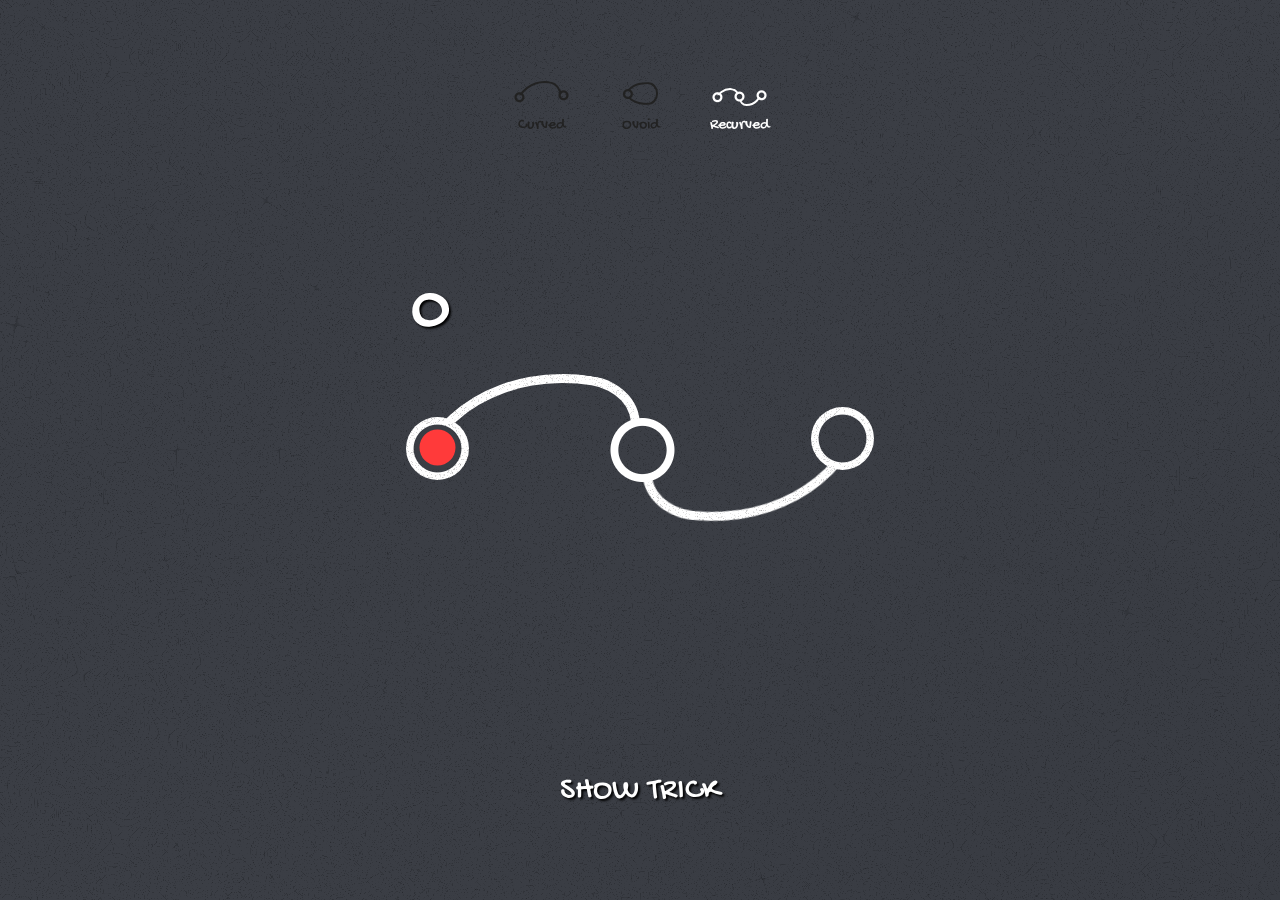
<file: Game.html>
<!DOCTYPE html>
<html lang="en">
<head>
    <meta charset="UTF-8">
    <title>Game</title>
    <link href="css/Game.css" rel="stylesheet" />
    <script type="text/javascript" src="js/Game.js"></script>
</head>
<body>
<!--game_begin-->
  <input type="checkbox" id="trick">
  <div class="content">
      <div class="equalizer">
          <input type="range" id="eqz" value="0" autocomplete="off" max="100">
          <div class="number"></div>
      </div>
  </div>
  <label for="trick">TRICK</label>
  <ul>
      <li>
          <a href="https://codepen.io/josetxu/full/oNQxxyZ" target="_top">Curved</a>
      </li>
      <li>
          <a href="https://codepen.io/josetxu/full/MWzyZzX" target="_top">Ovoid</a>
      </li>
      <li>
          <a href="https://codepen.io/josetxu/full/poQymMX" class="selected" target="_top">Recurved</a>
      </li>
  </ul>
  <!--game_end-->
</body>
</html>
</file>
<file: css/Game.css>
@import url('https://fonts.googleapis.com/css2?family=Gochi+Hand&display=swap');
/*
Game
*/
:root {
	--sz: 1vmin;
	--bg-trick: #fff0;
	--eqz: 0;
	--deg: 0;
}

*, *:before, *:after {
	box-sizing: border-box;
	transition: all 0s ease 0s;
	font-family: 'Gochi Hand', Arial, serif;
}

body {
	margin: 0;
	padding: 0;
	width: 100vw;
	height: 100vh;
	overflow: hidden;
	display: flex;
	align-items: center;
	justify-content: center;
	background: linear-gradient(135deg, #3a3d44, #3b3e45, #383b42);
}

body:before, body:after {
	content: "";
	position: absolute;
	width: 100%;
	height: 100%;
	background:
		repeating-conic-gradient(#0002 0.000095%, #fff0 .0005%, #fff0 .005%, #fff0 .0005%),
		repeating-conic-gradient(#0002 0.00001%, #fff0 .00009%, #fff0 .00075%, #fff0 .000025%);
	opacity: 0.75;
	filter: blur(0.75px);
	z-index: -1;
}

.content {
	position: relative;
	width: calc(var(--sz) * 50);
	height: calc(var(--sz) * 20);
	display: flex;
	align-items: center;
	justify-content: center;
	background: radial-gradient(circle at 50.55% 50%, #fff0 calc(var(--sz) * 2.625), #fff calc(calc(var(--sz) * 2.625) + 1px) calc(var(--sz) * 3.5), #fff0 calc(calc(var(--sz) * 3.5) + 1px) 100%);
}

.content:before, .content:after {
	content: "";
	position: absolute;
	width: calc(var(--sz) * 24);
	height: calc(var(--sz) * 20);
	border: var(--sz) solid #ffffff;
	border-radius: 150% 50%;
	top: calc(var(--sz) * -1);
	left: calc(var(--sz) * 2);
	transform: rotate(9deg);
	transform-origin: 0 0;
	clip-path: polygon(0 0, 100% 0, 100% 22%, 82% 28%, 20% 38%, 0 41%);
	z-index: -5;
}

.content:after {
	top: calc(var(--sz) * -1.6);
	left: calc(var(--sz) * 25.75);
	transform: rotate(186deg) rotateY(0deg);
	transform-origin: 50% 50%;
	z-index: -5;
}

.equalizer {
	height: 100%;
	width: 100%;
	display: flex;
	align-items: center;
	justify-content: center;
}

.equalizer:before,
.equalizer:after {
	content: "";
	background: radial-gradient(#fff0 calc(var(--sz) * 2.6), #fff calc(calc(var(--sz) * 2.6) + 1px));
	width: calc(var(--sz) * 7);
	position: absolute;
	height: calc(var(--sz) * 7);
	border-radius: 100%;
	left: calc(var(--sz) * -0.95);
	top: calc(var(--sz) * 6.3);
	z-index: -5;
}

.equalizer:after {
	left: calc(var(--sz) * 44);
	top: calc(var(--sz) * 5.25);
}


/* Range Styles */

input[type='range'] {
	width: 100%;
	height: calc(var(--sz) * 2);
	position: absolute;
	background: var(--bg-trick);
	--bg-thumb: radial-gradient(#ff3a3a calc(var(
		--sz) * 2.35), #fff0 0 100%);
	--bs-thumb: 0 0 0px calc(var(
		--sz) * 0.5) #3a3d44 inset;
	transform: rotate(calc(var(--deg) * 1.8125deg));
	transform-origin: 50% 50%;
	filter: hue-rotate(calc(var(--eqz) * -2.25deg));
}

input[type='range']:focus,
input[type=range]:focus::-webkit-slider-runnable-track {
	outline: none;
}

input[type='range'],
input[type='range']::-webkit-slider-runnable-track,
input[type='range']::-webkit-slider-thumb {
	-webkit-appearance: none;
}


/*** Range Thumb***/

input[type=range]::-webkit-slider-thumb {
	width: calc(var(--sz) * 5);
	height: calc(var(--sz) * 5);
	border-radius: calc(var(--sz) * 5);
	cursor: pointer;
	margin-top: calc(var(--sz) * -1);
	background: var(--bg-thumb);
	box-shadow: var(--bs-thumb);
}

input[type=range]::-moz-range-thumb {
	width: calc(var(--sz) * 5);
	height: calc(var(--sz) * 5);
	border-radius: calc(var(--sz) * 5);
	cursor: pointer;
	margin-top: calc(var(--sz) * -1);
	background: var(--bg-thumb);
	box-shadow: var(--bs-thumb);
}


/*** Range Track ***/

input[type=range]::-webkit-slider-runnable-track {
	background: #fff0;
	height: calc(var(--sz) * 3.5);
}

input[type=range]::-moz-range-track {
	background: #fff0;
	height: calc(var(--sz) * 3.5);
}


/*** Number ***/

.number {
	position: absolute;
	bottom: calc(var(--sz) * 30);
	left: calc(var(--eqz) * 0.9%);
	color: #fff;
	font-size: calc(var(--sz) * 8);
	z-index: 333;
	font-family: 'Alarm Clock', Arial, serif;
	transform: rotate(-3deg);
	text-shadow: calc(var(--sz) * 0.25) calc(var(--sz) * 0.25) calc(var(--sz) * 0.25) #000;
}

.number:before {
	counter-reset: variable var(--eqz);
	content: counter(variable);
	position: absolute;
	text-align: center;
	width: calc(var(--sz) * 15);
	overflow: hidden;
	left: calc(var(--sz) * -6);
}


/*** Trick ***/

#trick {
	display: none;
}

label[for=trick] {
	font-size: calc(var(--sz) * 3.5);
	position: absolute;
	bottom: calc(var(--sz) * 10);
	--cc: #fff;
	color: var(--cc);
	cursor: pointer;
	text-shadow: calc(var(--sz) * 0.25) calc(var(--sz) * 0.25) calc(var(--sz) * 0.25) #000;
}

#trick:checked + .content {
	--bg-trick: #fff2;
}

label[for=trick]:hover {
	--cc: #2196F3;
}

label[for=trick]:before {
	content: "SHOW";
	margin-right: var(--sz);
}

input#trick:checked ~ label[for=trick] {
	color: var(--cc);
}

input#trick:checked ~ label[for=trick]:before {
	content: "HIDE";
}

input[type='range']:before, input[type='range']:after {
	content: "this is the range input";
	position: absolute;
	left: calc(var(--sz) * 6.5);
	font-size: calc(var(--sz) * 1.65);
	color: #0000;
	z-index: -1;
}

input[type='range']:after {
	content: "slide to see the trick";
	left: inherit;
	right: calc(var(--sz) * 6.5);
}

input#trick:checked + .content input[type='range']:before,
input#trick:checked + .content  input[type='range']:after  {
	color: #0008;
}

/* Ranges Menu */
ul {
    position: absolute;
    top: calc(var(--sz) * 6);
    margin: 0;
    padding: 0;
    display: flex;
    align-items: center;
    justify-content: center;
}

ul li {
    display: inline-block;
    margin: calc(var(--sz) * 2);
    width: calc(var(--sz) * 7);
    height: calc(var(--sz) * 7);
    position: relative;
}

ul li a {
    display: block;
    --clr: #222;
    position: absolute;
    width: 100%;
    height: 100%;
    background:
        radial-gradient(circle at 15% 40%, #fff0 calc(var(--sz) * 0.25), var(--clr) calc(calc(var(--sz) * 0.25) + 1px) calc(var(--sz) * 0.5), #fff0 calc(calc(var(--sz) * 0.5) + 1px) ),
        radial-gradient(circle at 85% 37%, #fff0 calc(var(--sz) * 0.25), var(--clr) calc(calc(var(--sz) * 0.25) + 1px) calc(var(--sz) * 0.5), #fff0 calc(calc(var(--sz) * 0.5) + 1px) );
    display: flex;
    align-items: flex-end;
    justify-content: center;
    text-decoration: none;
    color: var(--clr);
}

ul li a:before, ul li:nth-child(3) a:after {
    content: "";
    position: absolute;
    width: calc(var(--sz) * 5);
    height: calc(var(--sz) * 5);
    border: calc(var(--sz) * 0.33) solid var(--clr);
    border-radius: 155% 75%;
    top: calc(var(--sz) * 0.5);
    left: calc(var(--sz) * 1.1);
    transform: rotate(8deg);
    transform-origin: 0 0;
    clip-path: polygon(0 0, 100% 0, 100% 21%, 0 41%);
    clip-path: polygon(0 0, 100% 0, 99% 22%, 82% 28%, 20% 38%, 0 41%);
}



ul li:nth-child(2) a {
    background:
        radial-gradient(circle at 30% 35%, #fff0 calc(var(--sz) * 0.25), var(--clr) calc(calc(var(--sz) * 0.25) + 1px) calc(var(--sz) * 0.5), #fff0 calc(calc(var(--sz) * 0.5) + 1px) );
}

ul li:nth-child(2) a:before {
    width: calc(var(--sz) * 3.5);
    height: calc(var(--sz) * 2.5);
    border-radius: 80% 40% 40% 80% / 60% 60% 60% 60%;
    top: calc(var(--sz) * 1.15);
    left: calc(var(--sz) * 2);
    transform: rotate(0deg);
    clip-path: polygon(0 30%, 0 0, 100% 0, 100% 100%, 0 100%, 0 70%, 10% 65%, 15% 45%);
}





ul li:nth-child(3) a {
    background:
        radial-gradient(circle at 15% 40%, #fff0 calc(var(--sz) * 0.25), var(--clr) calc(calc(var(--sz) * 0.25) + 1px) calc(var(--sz) * 0.5), #fff0 calc(calc(var(--sz) * 0.5) + 1px) ),
        radial-gradient(circle at 50% 39%, #fff0 calc(var(--sz) * 0.25), var(--clr) calc(calc(var(--sz) * 0.25) + 1px) calc(var(--sz) * 0.5), #fff0 calc(calc(var(--sz) * 0.5) + 1px) ),
        radial-gradient(circle at 85% 37%, #fff0 calc(var(--sz) * 0.25), var(--clr) calc(calc(var(--sz) * 0.25) + 1px) calc(var(--sz) * 0.5), #fff0 calc(calc(var(--sz) * 0.5) + 1px) );
}

ul li:nth-child(3) a:before {
    width: calc(var(--sz) * 2.5);
    height: calc(var(--sz) * 2.5);
    top: calc(var(--sz) * 1.5);
}


ul li:nth-child(3) a:after {
    width: calc(var(--sz) * 2.5);
    height: calc(var(--sz) * 2.5);
    top: calc(var(--sz) * 3.8);
    transform: rotate(180deg);
    transform-origin: 100% 0;
}

a.selected {
    cursor: default;
    --clr: #fff;
}

a:hover {
    --clr: #fff;
}
</file>
